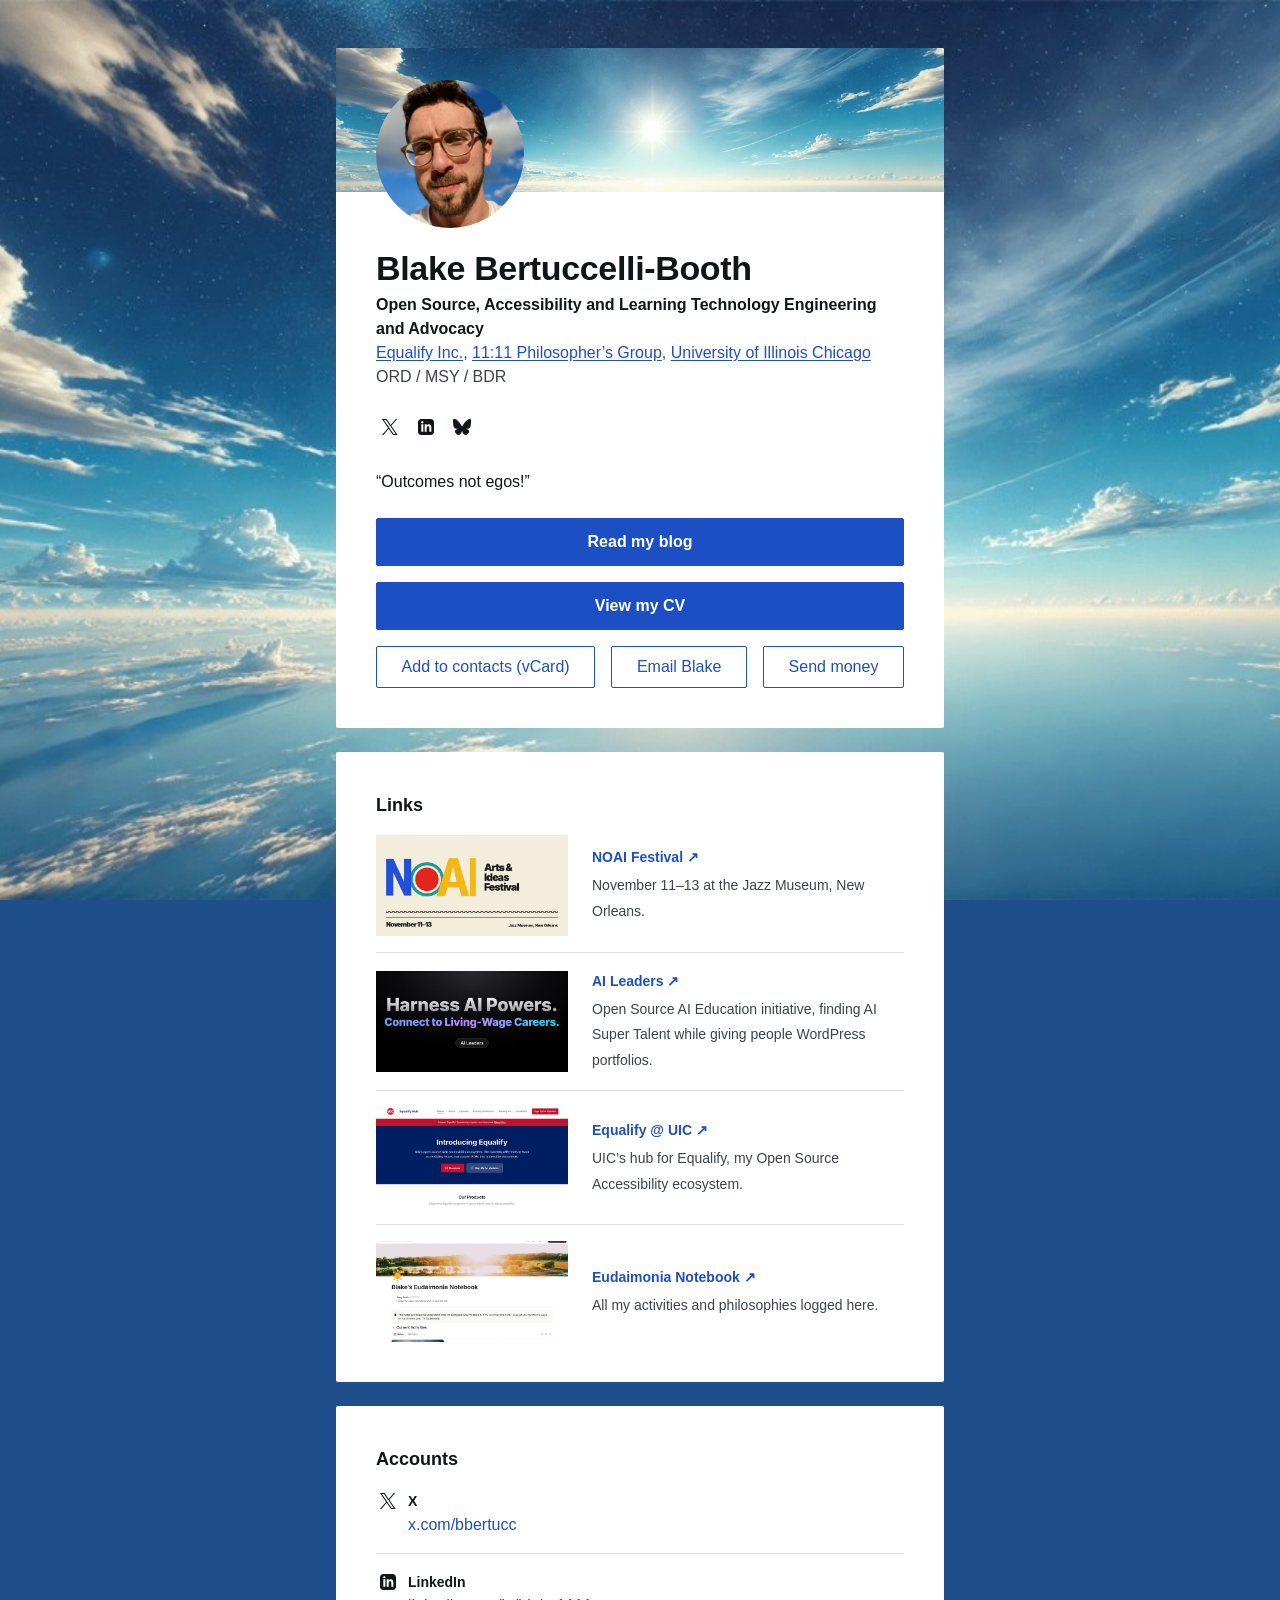
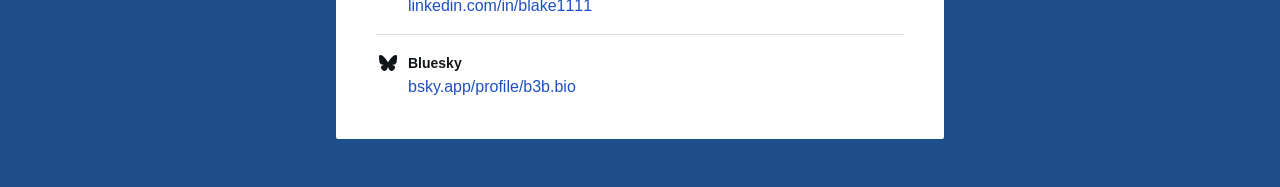
<file: index.html>
<!doctype html>
<html lang="en">
<head>
  <meta charset="utf-8">
  <meta name="viewport" content="width=device-width, initial-scale=1">
  <title>Blake Bertuccelli-Booth</title>
  <meta name="description" content="Open Source, Accessibility and Learning Technology Engineering and Advocacy. Equalify Inc., 11:11 Philosopher’s Group, University of Illinois Chicago. &quot;Outcomes not egos!&quot;">
  <link rel="canonical" href="https://b3b.bio/">
  <meta name="theme-color" content="#1f4f8a">

  <meta property="og:type" content="profile">
  <meta property="og:site_name" content="Blake Bertuccelli-Booth">
  <meta property="og:title" content="Blake Bertuccelli-Booth">
  <meta property="og:description" content="Open Source, Accessibility and Learning Technology Engineering and Advocacy. Equalify Inc., 11:11 Philosopher’s Group, University of Illinois Chicago. “Outcomes not egos!”">
  <meta property="og:url" content="https://b3b.bio/">
  <meta property="og:image" content="https://b3b.bio/assets/og-v3.jpg">
  <meta property="og:image:secure_url" content="https://b3b.bio/assets/og-v3.jpg">
  <meta property="og:image:type" content="image/jpeg">
  <meta property="og:image:width" content="1200">
  <meta property="og:image:height" content="630">
  <meta property="og:image:alt" content="Blake Bertuccelli-Booth, Open Source, Accessibility and Learning Technology Engineering and Advocacy, b3b.bio">
  <meta property="og:locale" content="en_US">
  <meta property="profile:first_name" content="Blake">
  <meta property="profile:last_name" content="Bertuccelli-Booth">
  <meta name="twitter:card" content="summary_large_image">
  <meta name="twitter:site" content="@bbertucc">
  <meta name="twitter:creator" content="@bbertucc">
  <meta name="twitter:title" content="Blake Bertuccelli-Booth">
  <meta name="twitter:description" content="Open Source, Accessibility and Learning Technology Engineering and Advocacy. “Outcomes not egos!”">
  <meta name="twitter:image" content="https://b3b.bio/assets/og-v3.jpg">
  <meta name="twitter:image:alt" content="Blake Bertuccelli-Booth, Open Source, Accessibility and Learning Technology Engineering and Advocacy, b3b.bio">

  <link rel="icon" href="assets/avatar.jpg">
  <link rel="apple-touch-icon" href="assets/avatar.jpg">
  <link rel="me" href="https://x.com/bbertucc">
  <link rel="me" href="https://www.linkedin.com/in/blake1111">
  <link rel="me" href="https://bsky.app/profile/b3b.bio">
  <link rel="stylesheet" href="style.css?v=org1">

  <script type="application/ld+json">
  {
    "@context": "https://schema.org",
    "@type": "Person",
    "name": "Blake Bertuccelli-Booth",
    "givenName": "Blake",
    "familyName": "Bertuccelli-Booth",
    "jobTitle": "Open Source, Accessibility and Learning Technology Engineering and Advocacy",
    "worksFor": [
      { "@type": "Organization", "name": "Equalify Inc.", "url": "https://equalify.app/" },
      { "@type": "Organization", "name": "11:11 Philosopher’s Group", "url": "https://philosophers.group/" },
      { "@type": "Organization", "name": "University of Illinois Chicago", "url": "https://www.uic.edu/" }
    ],
    "email": "mailto:veneer.bulrush1i@icloud.com",
    "image": "https://b3b.bio/assets/avatar.jpg",
    "url": "https://b3b.bio/",
    "sameAs": [
      "https://x.com/bbertucc",
      "https://www.linkedin.com/in/blake1111",
      "https://bsky.app/profile/b3b.bio"
    ]
  }
  </script>
</head>
<body>
  <main id="main" class="profile">

    <!-- About -->
    <section class="card card--about h-card">
      <div class="card__header-image" aria-hidden="true"></div>
      <img class="avatar u-photo" src="assets/avatar.jpg" width="148" height="148" alt="">

      <h1 id="name" class="p-name">Blake Bertuccelli-Booth</h1>
      <p class="meta">
        <span class="p-job-title">Open Source, Accessibility and Learning Technology Engineering and Advocacy</span><br>
        <a class="p-org h-card" href="https://equalify.app/">Equalify Inc.</a>, <a class="p-org h-card" href="https://philosophers.group/">11:11 Philosopher’s Group</a>, <a class="p-org h-card" href="https://www.uic.edu/">University of Illinois Chicago</a>
      </p>
      <p class="meta p-locality"><span aria-hidden="true">ORD / MSY / BDR</span><span class="sr-only">Based in Chicago, New Orleans, and Bridgeport</span></p>

      <ul class="social" aria-label="Social profiles">
        <li>
          <a class="u-url" href="https://x.com/bbertucc" rel="me" aria-label="X">
            <svg viewBox="0 0 24 24" width="24" height="24" aria-hidden="true"><path fill="currentColor" d="M13.3174 10.7749L19.1457 4H17.7646L12.7039 9.88256L8.66193 4H4L10.1122 12.8955L4 20H5.38119L10.7254 13.7878L14.994 20H19.656L13.3171 10.7749H13.3174ZM11.4257 12.9738L10.8064 12.0881L5.87886 5.03974H8.00029L11.9769 10.728L12.5962 11.6137L17.7652 19.0075H15.6438L11.4257 12.9742V12.9738Z"/></svg>
          </a>
        </li>
        <li>
          <a class="u-url" href="https://www.linkedin.com/in/blake1111" rel="me" aria-label="LinkedIn">
            <svg viewBox="0 0 24 24" width="24" height="24" aria-hidden="true"><path fill="currentColor" d="M16.6667 4H7.33333C5.49267 4 4 5.49267 4 7.33333V16.6667C4 18.5073 5.49267 20 7.33333 20H16.6667C18.508 20 20 18.5073 20 16.6667V7.33333C20 5.49267 18.508 4 16.6667 4ZM9.33333 16.6667H7.33333V9.33333H9.33333V16.6667ZM8.33333 8.488C7.68933 8.488 7.16667 7.96133 7.16667 7.312C7.16667 6.66267 7.68933 6.136 8.33333 6.136C8.97733 6.136 9.5 6.66267 9.5 7.312C9.5 7.96133 8.978 8.488 8.33333 8.488ZM17.3333 16.6667H15.3333V12.9307C15.3333 10.6853 12.6667 10.8553 12.6667 12.9307V16.6667H10.6667V9.33333H12.6667V10.51C13.5973 8.786 17.3333 8.65867 17.3333 12.1607V16.6667Z"/></svg>
          </a>
        </li>
        <li>
          <a class="u-url" href="https://bsky.app/profile/b3b.bio" rel="me" aria-label="Bluesky">
            <svg viewBox="0 0 24 24" width="24" height="24" aria-hidden="true"><path fill="currentColor" d="M6.92554 5.077C9.00179 6.64106 11.235 9.81232 12.055 11.5142C12.875 9.81245 15.1081 6.64103 17.1844 5.077C18.6825 3.94843 21.1098 3.07521 21.1098 5.85384C21.1098 6.40877 20.7927 10.5155 20.6068 11.1823C19.9603 13.5002 17.6048 14.0914 15.5095 13.7336C19.172 14.3591 20.1037 16.4309 18.0916 18.5028C14.2701 22.4376 12.5991 17.5155 12.1707 16.2543C12.0922 16.0231 12.0554 15.9149 12.0549 16.0069C12.0544 15.9149 12.0176 16.0231 11.9391 16.2543C11.5109 17.5155 9.83988 22.4377 6.0182 18.5028C4.00603 16.4309 4.93771 14.359 8.6003 13.7336C6.50495 14.0914 4.14937 13.5002 3.50304 11.1823C3.31707 10.5155 3 6.40871 3 5.85384C3 3.07521 5.42739 3.94843 6.92543 5.077H6.92554Z"/></svg>
          </a>
        </li>
      </ul>

      <p class="tagline p-note">“Outcomes not egos!”</p>

      <div class="actions">
        <a class="button button--primary" href="https://philosophers.group/">Read my blog</a>
        <a class="button button--primary" href="https://docs.google.com/document/d/1u48mnlhNHiqegyAvbfPsEX5JWEaWqIml7_xhYKc1ISY/edit">View my CV</a>
        <a class="button" href="blake.vcf" type="text/vcard">Add to contacts (vCard)</a>
        <a class="button" href="mailto:veneer.bulrush1i@icloud.com?subject=Hello%20from%20b3b.bio">Email Blake</a>
        <button type="button" class="button" data-open="money" aria-haspopup="dialog">Send money</button>
      </div>
    </section>

    <!-- Links -->
    <section class="card">
      <h2 id="links-title" class="card__title">Links</h2>
      <ul class="link-list">
        <li class="link-item">
          <a class="link-item__preview" href="https://fest.philosophers.group/" tabindex="-1" aria-hidden="true">
            <img src="assets/noai-festival.jpg" alt="" width="640" height="336" loading="lazy">
          </a>
          <div class="link-item__info">
            <a class="link-item__link" href="https://fest.philosophers.group/" aria-describedby="link-desc-1">NOAI Festival <span aria-hidden="true">↗</span></a>
            <p id="link-desc-1">November 11–13 at the Jazz Museum, New Orleans.</p>
          </div>
        </li>
        <li class="link-item">
          <a class="link-item__preview" href="https://ai-leaders.org/" tabindex="-1" aria-hidden="true">
            <img src="assets/ai-leaders.jpg" alt="" width="640" height="336" loading="lazy">
          </a>
          <div class="link-item__info">
            <a class="link-item__link" href="https://ai-leaders.org/" aria-describedby="link-desc-2">AI Leaders <span aria-hidden="true">↗</span></a>
            <p id="link-desc-2">Open Source AI Education initiative, finding AI Super Talent while giving people WordPress portfolios.</p>
          </div>
        </li>
        <li class="link-item">
          <a class="link-item__preview" href="https://equalify.uic.edu/" tabindex="-1" aria-hidden="true">
            <img src="assets/equalify-uic.jpg" alt="" width="640" height="365" loading="lazy">
          </a>
          <div class="link-item__info">
            <a class="link-item__link" href="https://equalify.uic.edu/" aria-describedby="link-desc-3">Equalify @ UIC <span aria-hidden="true">↗</span></a>
            <p id="link-desc-3">UIC’s hub for Equalify, my Open Source Accessibility ecosystem.</p>
          </div>
        </li>
        <li class="link-item">
          <a class="link-item__preview" href="https://blake.bertuccelli-booth.org/" tabindex="-1" aria-hidden="true">
            <img src="assets/eudaimonia-notebook.jpg" alt="" width="640" height="365" loading="lazy">
          </a>
          <div class="link-item__info">
            <a class="link-item__link" href="https://blake.bertuccelli-booth.org/" aria-describedby="link-desc-4">Eudaimonia Notebook <span aria-hidden="true">↗</span></a>
            <p id="link-desc-4">All my activities and philosophies logged here.</p>
          </div>
        </li>
      </ul>
    </section>

    <!-- Accounts -->
    <section class="card">
      <h2 id="accounts-title" class="card__title">Accounts</h2>
      <ul class="account-list">
        <li class="account">
          <svg class="account__icon" viewBox="0 0 24 24" width="24" height="24" aria-hidden="true"><path fill="currentColor" d="M13.3174 10.7749L19.1457 4H17.7646L12.7039 9.88256L8.66193 4H4L10.1122 12.8955L4 20H5.38119L10.7254 13.7878L14.994 20H19.656L13.3171 10.7749H13.3174ZM11.4257 12.9738L10.8064 12.0881L5.87886 5.03974H8.00029L11.9769 10.728L12.5962 11.6137L17.7652 19.0075H15.6438L11.4257 12.9742V12.9738Z"/></svg>
          <div>
            <span class="account__label">X</span>
            <a href="https://x.com/bbertucc" rel="me">x.com/bbertucc</a>
          </div>
        </li>
        <li class="account">
          <svg class="account__icon" viewBox="0 0 24 24" width="24" height="24" aria-hidden="true"><path fill="currentColor" d="M16.6667 4H7.33333C5.49267 4 4 5.49267 4 7.33333V16.6667C4 18.5073 5.49267 20 7.33333 20H16.6667C18.508 20 20 18.5073 20 16.6667V7.33333C20 5.49267 18.508 4 16.6667 4ZM9.33333 16.6667H7.33333V9.33333H9.33333V16.6667ZM8.33333 8.488C7.68933 8.488 7.16667 7.96133 7.16667 7.312C7.16667 6.66267 7.68933 6.136 8.33333 6.136C8.97733 6.136 9.5 6.66267 9.5 7.312C9.5 7.96133 8.978 8.488 8.33333 8.488ZM17.3333 16.6667H15.3333V12.9307C15.3333 10.6853 12.6667 10.8553 12.6667 12.9307V16.6667H10.6667V9.33333H12.6667V10.51C13.5973 8.786 17.3333 8.65867 17.3333 12.1607V16.6667Z"/></svg>
          <div>
            <span class="account__label">LinkedIn</span>
            <a href="https://www.linkedin.com/in/blake1111" rel="me">linkedin.com/in/blake1111</a>
          </div>
        </li>
        <li class="account">
          <svg class="account__icon" viewBox="0 0 24 24" width="24" height="24" aria-hidden="true"><path fill="currentColor" d="M6.92554 5.077C9.00179 6.64106 11.235 9.81232 12.055 11.5142C12.875 9.81245 15.1081 6.64103 17.1844 5.077C18.6825 3.94843 21.1098 3.07521 21.1098 5.85384C21.1098 6.40877 20.7927 10.5155 20.6068 11.1823C19.9603 13.5002 17.6048 14.0914 15.5095 13.7336C19.172 14.3591 20.1037 16.4309 18.0916 18.5028C14.2701 22.4376 12.5991 17.5155 12.1707 16.2543C12.0922 16.0231 12.0554 15.9149 12.0549 16.0069C12.0544 15.9149 12.0176 16.0231 11.9391 16.2543C11.5109 17.5155 9.83988 22.4377 6.0182 18.5028C4.00603 16.4309 4.93771 14.359 8.6003 13.7336C6.50495 14.0914 4.14937 13.5002 3.50304 11.1823C3.31707 10.5155 3 6.40871 3 5.85384C3 3.07521 5.42739 3.94843 6.92543 5.077H6.92554Z"/></svg>
          <div>
            <span class="account__label">Bluesky</span>
            <a href="https://bsky.app/profile/b3b.bio" rel="me">bsky.app/profile/b3b.bio</a>
          </div>
        </li>
      </ul>
    </section>
  </main>


  <!-- Send money -->
  <dialog class="drawer" id="money" aria-labelledby="money-title">
    <div class="drawer__header">
      <h2 id="money-title">Send money</h2>
      <button type="button" class="drawer__close" data-close aria-label="Close">
        <svg viewBox="0 0 24 24" width="24" height="24" aria-hidden="true"><path d="M5 5l14 14M19 5L5 19" stroke="currentColor" stroke-width="1.5"/></svg>
      </button>
    </div>
    <div class="pay">
      <h3 id="pay-zelle" class="pay__title">Zelle</h3>
      <div class="qr qr--static">
        <img src="assets/zelle-qr.svg" width="200" height="200" alt="Zelle QR code">
        <p class="qr__hint">Scan in your banking app to pay Blake Bertuccelli-Booth.</p>
      </div>
      <a class="copy" href="https://enroll.zellepay.com/qr-codes?data=eyJ0b2tlbiI6IjE1MDQzNzczNjUwIiwibmFtZSI6IkJsYWtlIn0=">
        <span class="copy__url" aria-hidden="true">On your phone?</span>
        <span class="copy__action">Open in Zelle</span>
      </a>
    </div>

    <div class="pay">
      <h3 id="pay-cashapp" class="pay__title">Cash App</h3>
      <div class="qr qr--static">
        <img src="assets/cashapp-qr.svg" width="200" height="200" alt="Cash App QR code">
        <p class="qr__hint">Scan with your phone camera to pay $BlakeBertuccelli.</p>
      </div>
      <a class="copy" href="https://cash.app/$BlakeBertuccelli">
        <span class="copy__url" aria-hidden="true">$BlakeBertuccelli</span>
        <span class="copy__action">Open in Cash App</span>
      </a>
    </div>
  </dialog>

  <script src="script.js?v=org1" defer></script>
</body>
</html>
</file>
<file: style.css>
:root {
  --text: #101517;
  --muted: #3c434a;
  --link: #1d4fc4;
  --link-hover: #133a96;
  --border: #dcdcde;
  --card: #ffffff;
  --page: #1f4f8a;
  --focus: #1d4fc4;
  --radius: 2px;
  --font: Inter, -apple-system, BlinkMacSystemFont, "Segoe UI", Roboto, "Helvetica Neue", Arial, sans-serif;
}

*, *::before, *::after { box-sizing: border-box; }

html { -webkit-text-size-adjust: 100%; }

body {
  margin: 0;
  font-family: var(--font);
  font-size: 16px;
  line-height: 1.5;
  color: var(--text);
  background: var(--page) url("assets/header.jpg") center top / cover fixed no-repeat;
  min-height: 100vh;
}

/* iOS ignores background-attachment: fixed; fall back gracefully */
@supports (-webkit-touch-callout: none) {
  body { background-attachment: scroll; background-size: auto 100vh; background-repeat: repeat-y; }
}

a { color: var(--link); text-decoration: none; }
a:hover { color: var(--link-hover); text-decoration: underline; }

:focus-visible { outline: 2px solid var(--focus); outline-offset: 2px; }

.sr-only {
  position: absolute; width: 1px; height: 1px; padding: 0; margin: -1px;
  overflow: hidden; clip: rect(0 0 0 0); white-space: nowrap; border: 0;
}

/* Layout */
.profile {
  width: 100%;
  max-width: 640px;
  margin: 48px auto 0;
  padding: 0 16px;
  display: flex;
  flex-direction: column;
  gap: 24px;
  padding-bottom: 48px;
}

.card {
  background: var(--card);
  border-radius: var(--radius);
  padding: 40px;
  overflow: hidden;
}

.card__title {
  font-size: 18px;
  font-weight: 600;
  margin: 0 0 16px;
}

/* About card */
.card--about { position: relative; padding-top: 0; }

.card__header-image {
  height: 144px;
  margin: 0 -40px;
  background: url("assets/header.jpg") center / cover no-repeat;
}

.avatar {
  display: block;
  width: 148px; height: 148px;
  border-radius: 50%;
  margin-top: -112px;
  position: relative;
  object-fit: cover;
  background: #fff;
}

h1 {
  font-size: 34px;
  line-height: 1.2;
  font-weight: 700;
  letter-spacing: -0.01em;
  margin: 20px 0 4px;
}

.meta {
  margin: 0;
  color: var(--muted);
  font-size: 16px;
}
.p-job-title { font-weight: 600; color: var(--text); }
.meta a { text-decoration: underline; text-underline-offset: 2px; }
.meta a:hover { text-decoration-thickness: 2px; }

.social {
  list-style: none;
  padding: 0;
  margin: 24px 0 0;
  display: flex;
  gap: 8px;
}
.social a {
  display: inline-flex;
  color: var(--text);
  border-radius: 4px;
  padding: 2px;
}
.social a:hover { color: var(--link); }

.tagline { margin: 24px 0 0; }

.actions {
  display: flex;
  flex-wrap: wrap;
  gap: 16px;
  margin-top: 24px;
}
.actions .button { flex: 1 1 auto; }
.actions .button--primary { flex-basis: 100%; }

.button {
  -webkit-appearance: none;
  appearance: none;
  box-sizing: border-box;
  display: inline-flex;
  align-items: center;
  justify-content: center;
  text-align: center;
  text-decoration: none;
  line-height: 24px;
  font: inherit;
  font-weight: 500;
  color: var(--link);
  background: #fff;
  border: 1px solid var(--link);
  border-radius: var(--radius);
  min-height: 42px;
  padding: 8px 16px;
  cursor: pointer;
}
.button:hover { background: #f0f4fd; }
.button:hover, .button:visited, .button:active { color: var(--link); text-decoration: none; }
.button--primary { background: var(--link); color: #fff; font-weight: 600; min-height: 48px; }
.button--primary:hover, .button--primary:visited, .button--primary:active { background: var(--link-hover); border-color: var(--link-hover); color: #fff; }
.button--primary:focus-visible { outline-offset: 3px; }

/* Links card */
.link-list, .account-list { list-style: none; margin: 0; padding: 0; }

.link-item {
  display: grid;
  grid-template-columns: 192px 1fr;
  gap: 24px;
  align-items: center;
  padding: 16px 0;
  border-bottom: 1px solid var(--border);
}
.link-item:first-child { padding-top: 0; }
.link-item:last-child { border-bottom: 0; padding-bottom: 0; }

.link-item__preview {
  display: block;
  aspect-ratio: 1200 / 630;
  background: #e1e6f5;
  overflow: hidden;
}
.link-item__preview img { width: 100%; height: 100%; object-fit: cover; display: block; }

.link-item__link { font-weight: 600; font-size: 14px; }
.link-item__info p { margin: 4px 0 0; font-size: 14px; line-height: 1.85; color: var(--muted); }

/* Accounts */
.account {
  display: flex;
  gap: 8px;
  align-items: flex-start;
  padding: 16px 0;
  border-bottom: 1px solid var(--border);
}
.account-list .account:first-child { padding-top: 0; }
.account-list .account:last-child { border-bottom: 0; padding-bottom: 0; }
.account__icon { flex: none; color: var(--text); }
.account__label { display: block; font-weight: 600; font-size: 14px; line-height: 24px; }
.account a { word-break: break-word; }

/* Drawers (native <dialog>) */
.drawer {
  margin: 0 0 0 auto;
  height: 100dvh;
  max-height: 100dvh;
  width: min(420px, 100vw);
  max-width: 100vw;
  border: 0;
  padding: 24px;
  background: #fff;
  color: var(--text);
  overflow-y: auto;
}
.drawer[open] { animation: slide-in .2s ease-out; }
.drawer::backdrop { background: rgba(16, 21, 23, .5); }

@keyframes slide-in { from { transform: translateX(100%); } to { transform: none; } }

.drawer__header {
  display: flex;
  align-items: center;
  justify-content: space-between;
  margin-bottom: 24px;
}
.drawer__header h2 { font-size: 20px; margin: 0; }

.drawer__close {
  background: none; border: 0; padding: 4px; cursor: pointer; color: var(--text);
  display: inline-flex; border-radius: 4px;
}
.drawer__close:hover { background: #f0f0f1; }

.drawer .account { border-bottom: 0; padding: 0; }

.qr {
  display: flex; flex-direction: column; align-items: center; gap: 8px;
  padding: 24px; background: #f6f7f7; border-radius: 8px; margin-bottom: 16px;
}
.qr img { width: 200px; height: 200px; }
.qr--static { text-align: center; margin-bottom: 0; }
.pay + .pay { margin-top: 32px; padding-top: 24px; border-top: 1px solid var(--border); }
.pay__title { font-size: 18px; margin: 0 0 12px; }
.pay .copy { margin-top: 12px; }
.qr__hint { font-size: 14px; color: var(--muted); margin: 0; }
a.copy { text-decoration: none; }

.copy {
  margin-top: 24px; width: 100%;
  display: flex; justify-content: space-between; align-items: center;
  font: inherit; padding: 14px 16px; cursor: pointer;
  background: #fff; border: 1px solid var(--link); border-radius: var(--radius); color: var(--text);
}
.copy__action { color: var(--link); font-weight: 500; }
.copy:hover { background: #f0f4fd; color: var(--text); }


/* Small screens */
@media (max-width: 600px) {
  .profile { margin-top: 16px; gap: 16px; padding-bottom: 16px; }
  .card { padding: 24px; }
  .card--about { padding-top: 0; }
  .card__header-image { margin: 0 -24px; height: 112px; }
  .avatar { width: 120px; height: 120px; margin-top: -80px; }
  h1 { font-size: 28px; }
  .actions { flex-direction: column; gap: 8px; }
  .link-item { grid-template-columns: 1fr; gap: 12px; }
  .drawer { margin: auto 0 0; width: 100vw; height: auto; max-height: 90dvh; border-radius: 12px 12px 0 0; }
  @keyframes slide-in { from { transform: translateY(100%); } to { transform: none; } }
}

@media (prefers-reduced-motion: reduce) {
  .drawer[open] { animation: none; }
}
</file>
